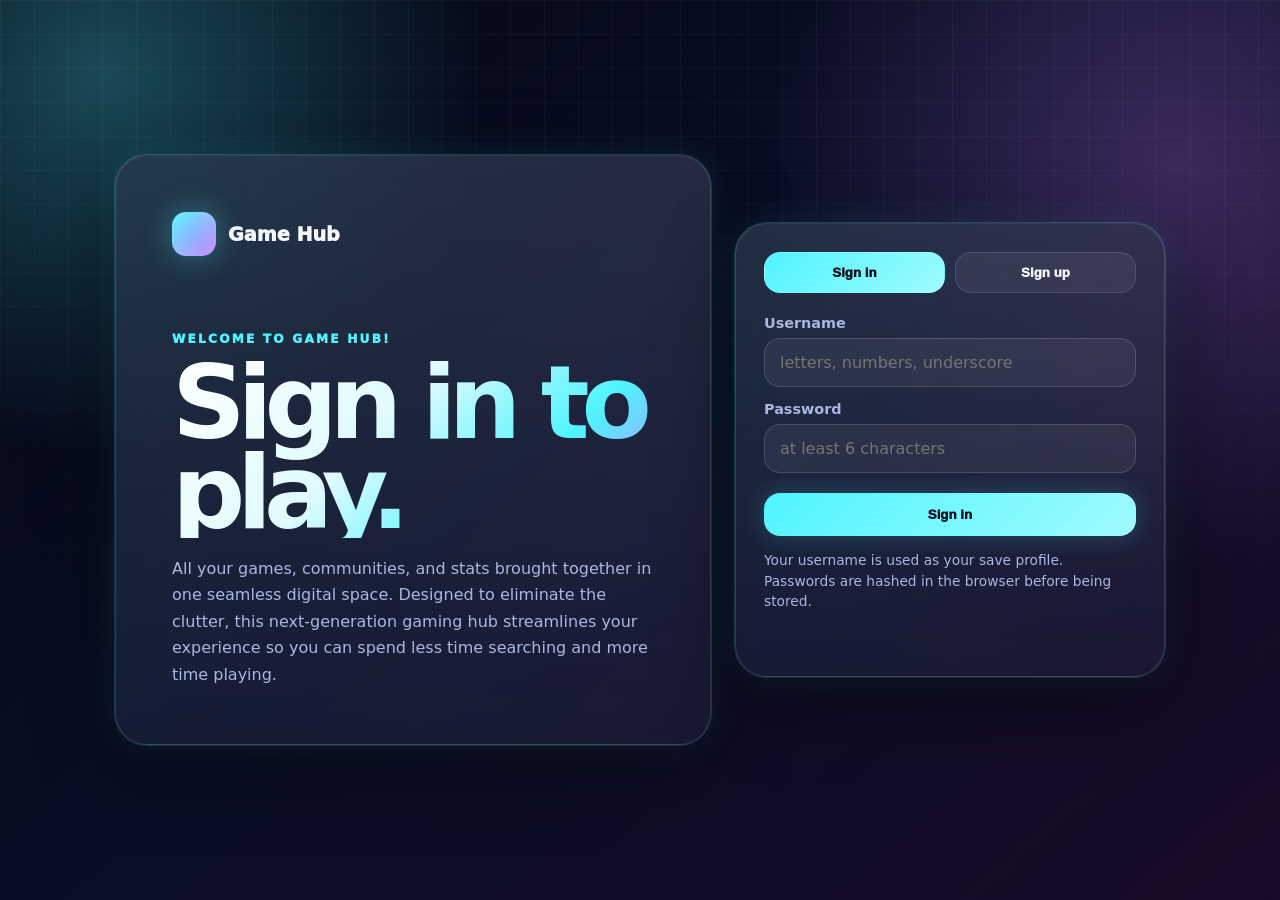
<file: index.html>
<!doctype html>
<html lang="en">
<head>
  <meta charset="utf-8" />
  <meta name="viewport" content="width=device-width, initial-scale=1" />
  <title>Sign In | Game Hub</title>
  <link rel="icon" type="image/png" href="favicon.png">
  <style>
    :root { --bg:#050814; --panel:rgba(12,18,42,.78); --text:#f4f8ff; --muted:#aab7df; --accent:#50f4ff; --accent-2:#c77dff; --good:#5dffb0; --danger:#ff5d7a; --shadow:0 24px 80px rgba(0,0,0,.48); }
    * { box-sizing:border-box; }
    body { margin:0; min-height:100vh; display:grid; place-items:center; font-family:Inter,ui-sans-serif,system-ui,-apple-system,BlinkMacSystemFont,"Segoe UI",sans-serif; color:var(--text); background:radial-gradient(circle at 8% 8%,rgba(80,244,255,.28),transparent 24rem),radial-gradient(circle at 92% 18%,rgba(199,125,255,.25),transparent 26rem),linear-gradient(140deg,#030611 0%,#090e25 48%,#180a26 100%); padding:24px; }
    body::before { content:""; position:fixed; inset:0; pointer-events:none; background-image:linear-gradient(rgba(255,255,255,.035) 1px,transparent 1px),linear-gradient(90deg,rgba(255,255,255,.035) 1px,transparent 1px); background-size:34px 34px; mask-image:linear-gradient(to bottom,black,transparent 88%); }
    .shell { width:min(1050px,100%); display:grid; grid-template-columns:1fr 430px; gap:24px; position:relative; z-index:1; }
    .hero,.card { border:1px solid rgba(255,255,255,.13); border-radius:32px; background:linear-gradient(180deg,rgba(255,255,255,.09),rgba(255,255,255,.025)),linear-gradient(135deg,rgba(80,244,255,.07),rgba(199,125,255,.055)),rgba(7,12,31,.72); box-shadow:var(--shadow),0 0 0 1px rgba(80,244,255,.22),0 0 36px rgba(80,244,255,.12); backdrop-filter:blur(18px) saturate(135%); }
    .hero { padding:clamp(28px,5vw,56px); display:flex; flex-direction:column; justify-content:space-between; min-height:590px; }
    .brand { display:flex; align-items:center; gap:12px; font-weight:1000; font-size:1.2rem; }
    .logo { width:44px; height:44px; border-radius:14px; background:linear-gradient(135deg,var(--accent),var(--accent-2)); box-shadow:0 0 28px rgba(80,244,255,.34),inset 0 0 18px rgba(255,255,255,.18); }
    .eyebrow { color:var(--accent); text-transform:uppercase; letter-spacing:.18em; font-size:.76rem; font-weight:1000; margin:0 0 12px; }
    h1 { margin:0; font-size:clamp(3rem,8vw,6.6rem); line-height:.88; letter-spacing:-.08em; background:linear-gradient(135deg,#fff,#dffbff 42%,var(--accent) 72%,var(--accent-2)); -webkit-background-clip:text; background-clip:text; color:transparent; }
    .subtitle { margin:18px 0 0; color:var(--muted); max-width:620px; line-height:1.65; }
    .card { padding:28px; align-self:center; }
    .tabs { display:grid; grid-template-columns:1fr 1fr; gap:10px; margin-bottom:22px; }
    .tab { border:1px solid rgba(255,255,255,.12); background:rgba(255,255,255,.06); color:var(--text); border-radius:16px; padding:12px; font-weight:1000; cursor:pointer; }
    .tab.active { background:linear-gradient(135deg,var(--accent),#9ffcff); color:#05101d; }
    label { display:block; margin:14px 0 7px; color:var(--muted); font-weight:800; font-size:.9rem; }
    input { width:100%; border:1px solid rgba(255,255,255,.14); border-radius:16px; padding:14px 15px; background:rgba(255,255,255,.06); color:var(--text); outline:none; font:inherit; }
    input:focus { border-color:rgba(80,244,255,.55); box-shadow:0 0 0 4px rgba(80,244,255,.10); }
    .submit { width:100%; margin-top:20px; border:0; border-radius:16px; padding:14px; background:linear-gradient(135deg,var(--accent),#9ffcff); color:#05101d; font-weight:1000; cursor:pointer; box-shadow:0 0 24px rgba(80,244,255,.22); }
    .note { color:var(--muted); font-size:.86rem; line-height:1.5; margin:14px 0 0; }
    .msg { min-height:22px; margin-top:14px; font-weight:800; } .msg.good { color:var(--good); } .msg.bad { color:#ffb6c3; }
    @media (max-width:860px) { .shell { grid-template-columns:1fr; } .hero { min-height:auto; } }
  </style>

<script>
(function () {
  if (window.GameHubModal) return;
  function ensureStyles() {
    if (document.getElementById("gamehub-modal-styles")) return;
    const style = document.createElement("style");
    style.id = "gamehub-modal-styles";
    style.textContent = `
      .gh-modal-overlay{position:fixed;inset:0;z-index:99999;display:grid;place-items:center;padding:18px;background:rgba(2,6,19,.78);backdrop-filter:blur(12px) saturate(130%)}
      .gh-modal-card{width:min(440px,100%);border-radius:24px;padding:20px;background:linear-gradient(180deg,rgba(255,255,255,.10),rgba(255,255,255,.035)),linear-gradient(135deg,rgba(80,244,255,.10),rgba(199,125,255,.085)),rgba(7,12,31,.96);border:1px solid rgba(255,255,255,.16);box-shadow:0 28px 90px rgba(0,0,0,.58),0 0 0 1px rgba(80,244,255,.22),0 0 36px rgba(80,244,255,.12);color:var(--text,#f4f8ff);font-family:inherit;animation:ghModalPop .18s ease forwards}
      @keyframes ghModalPop{from{transform:translateY(10px) scale(.98);opacity:0}to{transform:translateY(0) scale(1);opacity:1}}
      .gh-modal-icon{width:44px;height:44px;display:grid;place-items:center;border-radius:16px;margin-bottom:12px;background:linear-gradient(135deg,var(--accent,#50f4ff),var(--accent-2,#c77dff));color:#06101a;font-size:1.4rem;box-shadow:0 0 28px rgba(80,244,255,.26)}
      .gh-modal-card.danger .gh-modal-icon{background:linear-gradient(135deg,#ff5d7a,#ffb65d)}
      .gh-modal-title{margin:0 0 8px;font-size:1.35rem;line-height:1.1;letter-spacing:-.04em;color:var(--text,#f4f8ff)}
      .gh-modal-message{margin:0 0 16px;color:var(--muted,#aab7df);line-height:1.5;font-size:.94rem;white-space:pre-wrap}
      .gh-modal-input{width:100%;margin:0 0 14px;padding:12px 13px;border-radius:14px;border:1px solid rgba(80,244,255,.25);background:rgba(255,255,255,.075);color:var(--text,#f4f8ff);font:inherit;font-weight:800;outline:none}
      .gh-modal-actions{display:flex;justify-content:flex-end;gap:10px;flex-wrap:wrap}
      .gh-modal-btn{border-radius:999px;padding:10px 16px;border:1px solid rgba(255,255,255,.15);font-weight:1000;cursor:pointer;font:inherit}
      .gh-modal-btn.cancel{color:var(--text,#f4f8ff);background:rgba(255,255,255,.075)}
      .gh-modal-btn.confirm{color:#06101a;background:linear-gradient(135deg,var(--accent,#50f4ff),#9ffcff);box-shadow:0 0 24px rgba(80,244,255,.22)}
      .gh-modal-card.danger .gh-modal-btn.confirm{background:linear-gradient(135deg,#ff5d7a,#ffb65d)}
      .gh-toast{position:fixed;right:18px;bottom:18px;z-index:99998;padding:13px 15px;border-radius:16px;background:linear-gradient(135deg,rgba(80,244,255,.95),rgba(199,125,255,.95));color:#05101d;font-weight:1000;box-shadow:0 18px 50px rgba(0,0,0,.34);font-family:inherit;max-width:min(340px,calc(100vw - 36px));transition:all .35s ease}
    `;
    document.head.appendChild(style);
  }
  function modal(opts) {
    ensureStyles();
    opts = opts || {};
    return new Promise(function (resolve) {
      const overlay = document.createElement("div");
      overlay.className = "gh-modal-overlay";
      const card = document.createElement("div");
      card.className = "gh-modal-card" + (opts.danger ? " danger" : "");
      card.setAttribute("role", "dialog");
      card.setAttribute("aria-modal", "true");
      const inputHtml = opts.input ? `<input class="gh-modal-input" id="ghModalInput" value="${String(opts.value || "").replace(/"/g, "&quot;")}" placeholder="${String(opts.placeholder || "").replace(/"/g, "&quot;")}">` : "";
      card.innerHTML = `<div class="gh-modal-icon">${opts.icon || "💬"}</div><h2 class="gh-modal-title">${opts.title || "Message"}</h2><p class="gh-modal-message">${opts.message || ""}</p>${inputHtml}<div class="gh-modal-actions"><button class="gh-modal-btn cancel" type="button">${opts.cancelText || "Cancel"}</button><button class="gh-modal-btn confirm" type="button">${opts.confirmText || "OK"}</button></div>`;
      overlay.appendChild(card);
      document.body.appendChild(overlay);
      const cancel = card.querySelector(".cancel");
      const confirm = card.querySelector(".confirm");
      const input = card.querySelector("#ghModalInput");
      cancel.style.display = opts.hideCancel ? "none" : "inline-flex";
      function done(value) { overlay.remove(); resolve(value); }
      cancel.onclick = function () { done(opts.input ? null : false); };
      confirm.onclick = function () { done(opts.input ? (input ? input.value : "") : true); };
      overlay.addEventListener("click", function (event) { if (event.target === overlay) done(opts.input ? null : false); });
      window.addEventListener("keydown", function onKey(e) {
        if (!document.body.contains(overlay)) return window.removeEventListener("keydown", onKey);
        if (e.key === "Escape") { window.removeEventListener("keydown", onKey); done(opts.input ? null : false); }
        if (e.key === "Enter" && input) { window.removeEventListener("keydown", onKey); done(input.value); }
      });
      if (input) setTimeout(function () { input.focus(); input.select(); }, 40);
    });
  }
  function toast(text) {
    ensureStyles();
    const t = document.createElement("div");
    t.className = "gh-toast";
    t.textContent = text;
    document.body.appendChild(t);
    setTimeout(function () { t.style.opacity = "0"; t.style.transform = "translateY(8px)"; }, 2400);
    setTimeout(function () { t.remove(); }, 2850);
  }
  window.GameHubModal = {
    alert: function (title, message) { return modal({ title: title || "Message", message: message || "", icon: "💬", hideCancel: true }); },
    confirm: function (title, message, opts) { opts = opts || {}; return modal({ title: title || "Confirm", message: message || "", icon: opts.icon || "⚠️", danger: !!opts.danger, confirmText: opts.confirmText || "Confirm", cancelText: opts.cancelText || "Cancel" }); },
    prompt: function (title, message, opts) { opts = opts || {}; return modal({ title: title || "Input", message: message || "", icon: opts.icon || "⌨️", input: true, value: opts.value || "", placeholder: opts.placeholder || "", confirmText: opts.confirmText || "OK", cancelText: opts.cancelText || "Cancel" }); },
    toast: toast
  };
  const nativeAlert = window.alert;
  window.alert = function (message) { try { window.GameHubModal.alert("Message", String(message || "")); } catch (err) { nativeAlert(message); } };
})();
</script>

</head>
<body>
  <main class="shell">
    <section class="hero">
      <div class="brand"><span class="logo" aria-hidden="true"></span>Game Hub</div>
      <div>
        <p class="eyebrow">Welcome to Game Hub!</p>
        <h1>Sign in to play.</h1>
        <p class="subtitle">All your games, communities, and stats brought together in one seamless digital space. Designed to eliminate the clutter, this next-generation gaming hub streamlines your experience so you can spend less time searching and more time playing.</p>
      </div>
    </section>
    <section class="card" aria-label="Account form">
      <div class="tabs">
        <button class="tab active" id="signinTab" type="button">Sign in</button>
        <button class="tab" id="signupTab" type="button">Sign up</button>
      </div>
      <form id="authForm">
        <label for="username">Username</label>
        <input id="username" name="username" autocomplete="username" minlength="3" maxlength="20" placeholder="letters, numbers, underscore" required />
        <label for="password">Password</label>
        <input id="password" name="password" type="password" autocomplete="current-password" minlength="6" placeholder="at least 6 characters" required />
        <button class="submit" id="submitBtn" type="submit">Sign in</button>
        <p class="note">Your username is used as your save profile. Passwords are hashed in the browser before being stored.</p>
        <div class="msg" id="message" role="status"></div>
      </form>
    </section>
  </main>

  <script>
    const DB_URL = "https://gamehubss-default-rtdb.firebaseio.com/";
    const SESSION_KEY = "gamehub_current_user";
    const LOCAL_USER_KEY = "__gamehub_local_user__";
    const GAMEHUB_KEYS = ["gamehub_profile_v1","tetris_highScore","tetris_highLevel","tetris_keyMap","sudoku_v2_visited","sudoku_v2_save_state","crossword_progression","crossword_reveal_used_at","crossword_hint_usage_v1"];
    let mode = "signin";
    const signinTab = document.getElementById("signinTab");
    const signupTab = document.getElementById("signupTab");
    const submitBtn = document.getElementById("submitBtn");
    const form = document.getElementById("authForm");
    const message = document.getElementById("message");

    function setMode(next) {
      mode = next;
      signinTab.classList.toggle("active", mode === "signin");
      signupTab.classList.toggle("active", mode === "signup");
      submitBtn.textContent = mode === "signin" ? "Sign in" : "Create account";
      message.textContent = "";
      document.getElementById("password").autocomplete = mode === "signin" ? "current-password" : "new-password";
    }
    signinTab.onclick = () => setMode("signin");
    signupTab.onclick = () => setMode("signup");

    function safeUsernameKey(username) { return username.trim().toLowerCase().replace(/[^a-z0-9_]/g, "_"); }
    function firebaseUrl(parts) { return DB_URL.replace(/\/$/, "") + "/" + parts.map(encodeURIComponent).join("/") + ".json"; }
    async function sha256(text) {
      const bytes = new TextEncoder().encode(text);
      const hash = await crypto.subtle.digest("SHA-256", bytes);
      return Array.from(new Uint8Array(hash)).map(b => b.toString(16).padStart(2,"0")).join("");
    }
    async function getAccount(key) {
      const res = await fetch(firebaseUrl(["users", key]));
      if (!res.ok) throw new Error("Could not reach Firebase.");
      return await res.json();
    }
    async function putAccount(key, data) {
      const res = await fetch(firebaseUrl(["users", key]), { method:"PUT", headers:{"Content-Type":"application/json"}, body:JSON.stringify(data) });
      if (!res.ok) throw new Error("Could not save account.");
    }

    function defaultGameHubProfile(username) {
      const now = new Date().toISOString();
      return {
        username,
        displayName: username,
        avatar: "🎮",
        mainLevel: 1,
        mainXp: 0,
        level: 1,
        xp: 0,
        successfulPlays: 0,
        createdAt: now,
        updatedAt: now,
        games: {},
        recentActivity: [],
        completedSuccessIds: {}
      };
    }

    async function patchUser(key, data) {
      const res = await fetch(firebaseUrl(["users", key]), { method:"PATCH", headers:{"Content-Type":"application/json"}, body:JSON.stringify(data) });
      if (!res.ok) throw new Error("Could not update account.");
    }
    async function saveLocalKeysToFirebase(key) {
      const payload = {};
      GAMEHUB_KEYS.forEach(k => { const v = localStorage.getItem(k); if (v !== null) payload[k] = v; });
      if (Object.keys(payload).length) await patchUser(key, { gameData: payload, lastActiveAt: new Date().toISOString() });
    }
    function clearKnownGameKeys() { GAMEHUB_KEYS.forEach(k => localStorage.removeItem(k)); }
    async function loadFirebaseGameDataToLocal(key, username) {
      const previousLocalUser = localStorage.getItem(LOCAL_USER_KEY);
      if (previousLocalUser && previousLocalUser !== username) clearKnownGameKeys();
      const res = await fetch(firebaseUrl(["users", key, "gameData"]));
      const data = res.ok ? await res.json() : null;
      if (data && typeof data === "object") {
        Object.entries(data).forEach(([k, v]) => localStorage.setItem(k, String(v)));
      } else if (!previousLocalUser || previousLocalUser === username) {
        await saveLocalKeysToFirebase(key);
      }
      localStorage.setItem(LOCAL_USER_KEY, username);
    }
    function setMsg(text, kind) { message.textContent = text; message.className = "msg " + (kind || ""); }

    form.addEventListener("submit", async (event) => {
      event.preventDefault();
      const username = document.getElementById("username").value.trim();
      const password = document.getElementById("password").value;
      if (!/^[A-Za-z0-9_]{3,20}$/.test(username)) { setMsg("Use 3-20 letters, numbers, or underscores only.", "bad"); return; }
      if (password.length < 6) { setMsg("Password must be at least 6 characters.", "bad"); return; }
      submitBtn.disabled = true;
      setMsg(mode === "signin" ? "Signing in..." : "Creating account...", "");
      try {
        const key = safeUsernameKey(username);
        const passwordHash = await sha256(username.toLowerCase() + ":" + password);
        const existing = await getAccount(key);
        if (mode === "signup") {
          if (existing) throw new Error("That username already exists. Please sign in or choose another username.");
          await putAccount(key, { username, passwordHash, createdAt: new Date().toISOString(), lastActiveAt: new Date().toISOString(), gameData: { gamehub_profile_v1: JSON.stringify(defaultGameHubProfile(username)) } });
        } else {
          if (!existing || existing.passwordHash !== passwordHash) throw new Error("Incorrect username or password.");
        }
        sessionStorage.setItem(SESSION_KEY, JSON.stringify({ username, key }));
        await loadFirebaseGameDataToLocal(key, username);
        await patchUser(key, { lastActiveAt: new Date().toISOString() });
        setMsg("Success! Opening your homepage...", "good");
        window.location.href = "homepage.html";
      } catch (err) {
        setMsg(err.message || "Something went wrong.", "bad");
      } finally {
        submitBtn.disabled = false;
      }
    });
  </script>
</body>
</html>
</file>
